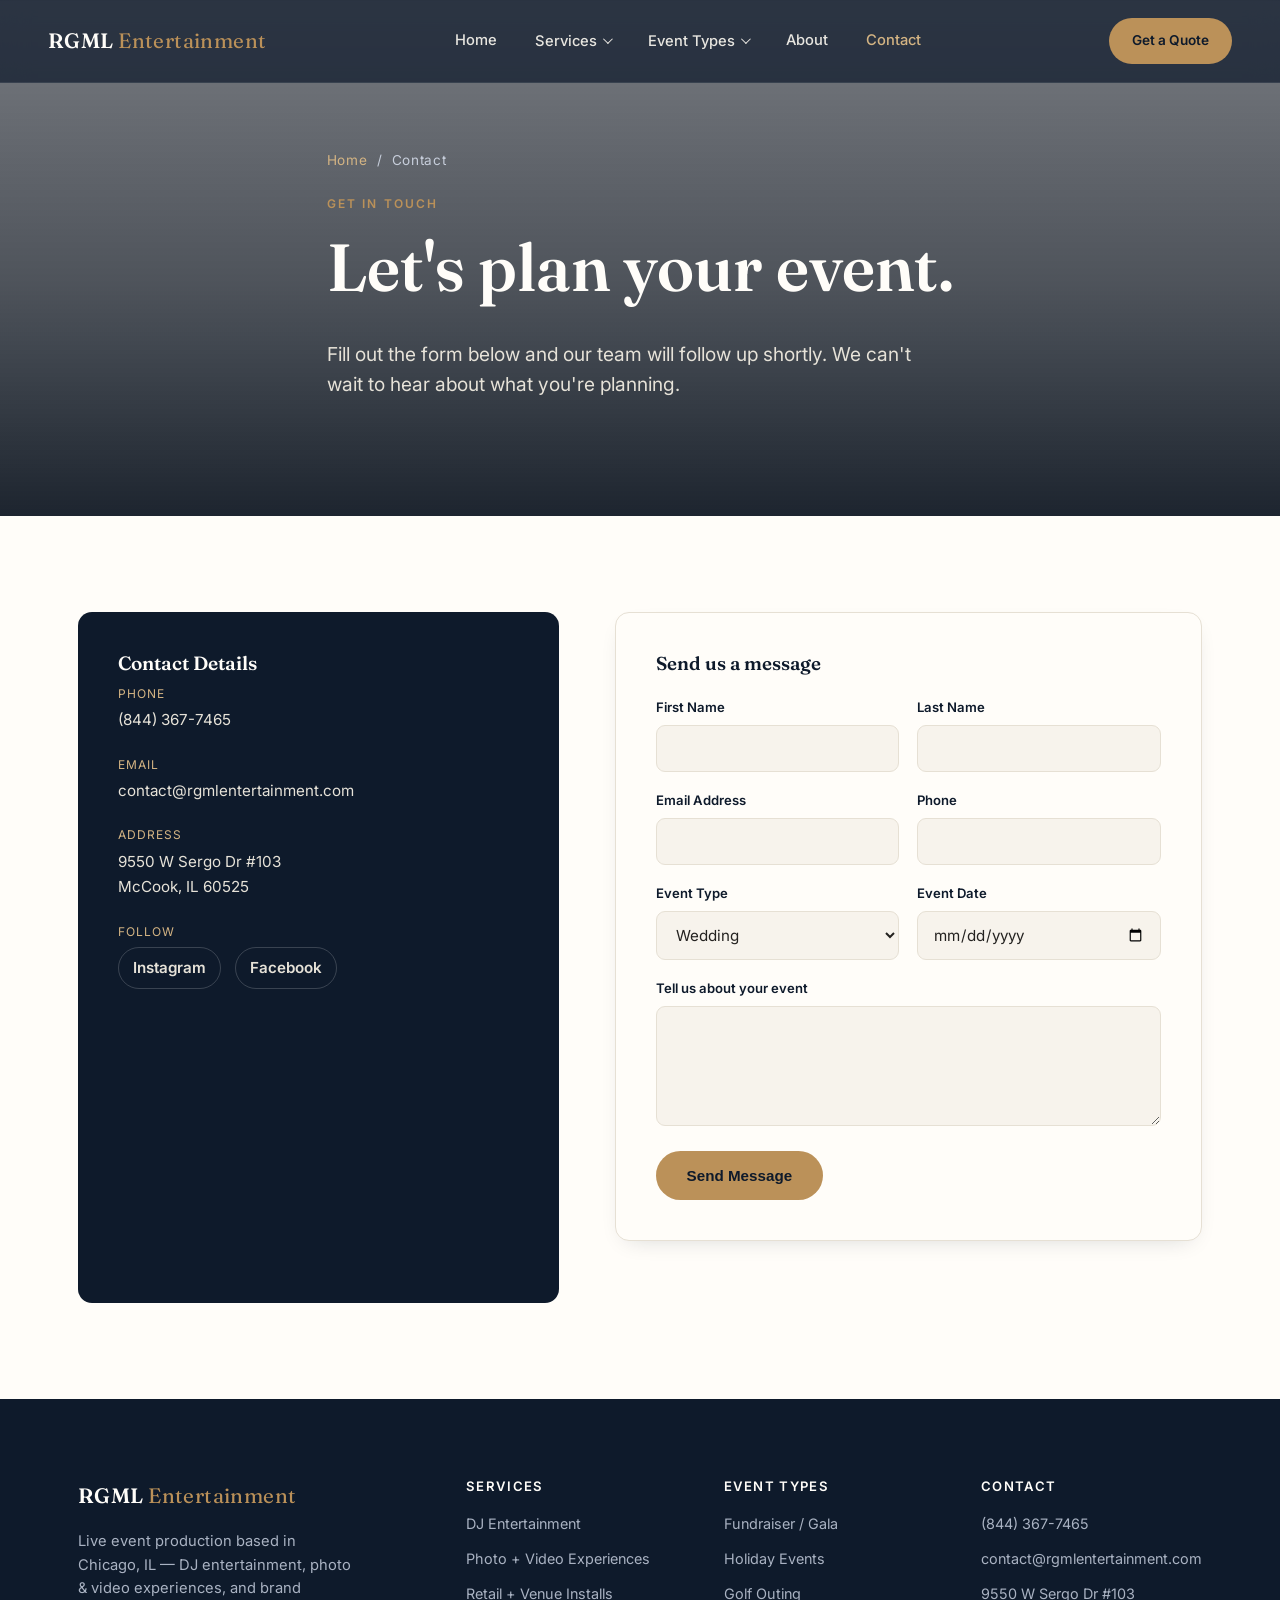
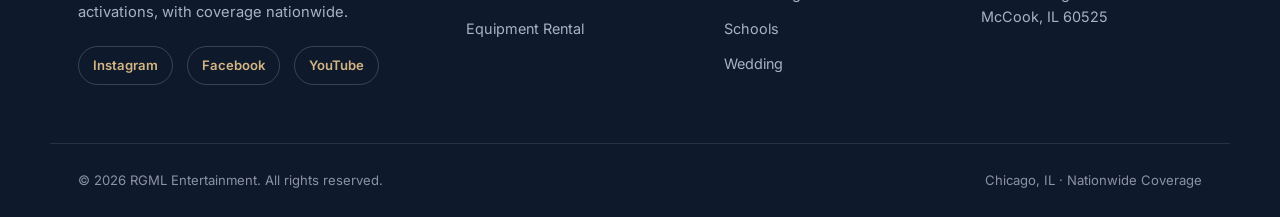
<file: contact.html>
<!DOCTYPE html>
<html lang="en">
<head>
<meta charset="UTF-8">
<meta name="viewport" content="width=device-width, initial-scale=1.0">
<title>Contact | RGML Entertainment</title>
<meta name="description" content="Get in touch with RGML Entertainment. Call (844) 367-7465 or email contact@rgmlentertainment.com to start planning your event.">
<link rel="icon" href="data:image/svg+xml,%3Csvg xmlns='http://www.w3.org/2000/svg' viewBox='0 0 100 100'%3E%3Crect width='100' height='100' rx='20' fill='%230e1a2b'/%3E%3Ctext x='50' y='64' font-size='42' font-family='Georgia,serif' fill='%23bb9159' text-anchor='middle'%3ER%3C/text%3E%3C/svg%3E">
<link rel="preconnect" href="https://fonts.googleapis.com">
<link rel="preconnect" href="https://fonts.gstatic.com" crossorigin>
<link href="https://fonts.googleapis.com/css2?family=Fraunces:opsz,wght@9..144,400;9..144,500;9..144,600;9..144,700&family=Inter:wght@400;500;600;700&display=swap" rel="stylesheet">
<link rel="stylesheet" href="styles.css">
</head>
<body>
  <header class="site-header" id="siteHeader">
    <div class="header-inner">
      <a href="index.html" class="logo">RGML <span>Entertainment</span></a>
      <nav class="main-nav" id="mainNav">
      <a href="index.html">Home</a>
      <div class="nav-dropdown">
        <button class="nav-dropdown-toggle">Services</button>
        <div class="dropdown-panel">
          <a href="dj-entertainment.html">DJ Entertainment</a>
          <a href="photo-video-experiences.html">Photo + Video Experiences</a>
          <a href="retail-venue-installs.html">Retail + Venue Installs</a>
          <a href="https://www.sharegrid.com/p/ryan_gorey" target="_blank" rel="noopener">Equipment Rental &#8599;</a>
        </div>
      </div>
      <div class="nav-dropdown">
        <button class="nav-dropdown-toggle">Event Types</button>
        <div class="dropdown-panel">
          <a href="gala.html">Fundraiser / Gala</a>
          <a href="holiday.html">Holiday Events</a>
          <a href="golf-outing.html">Golf Outing</a>
          <a href="schools.html">Schools</a>
          <a href="wedding.html">Wedding</a>
        </div>
      </div>
      <a href="about.html">About</a>
      <a href="contact.html">Contact</a>
</nav>
      <div class="header-actions">
        <a href="contact.html" class="btn btn-primary btn-sm">Get a Quote</a>
        <button class="menu-toggle" id="menuToggle" aria-label="Toggle menu" aria-expanded="false">
          <span></span><span></span><span></span>
        </button>
      </div>
    </div>
  </header>

<main>

  <section class="hero hero--page" style="--hero-img:url('https://images.squarespace-cdn.com/content/v1/6783307a6520c35afc6bd3f9/25adc6c9-c3d3-47fe-9e9d-243266c800a0/1638924974.jpg?format=1500w')">
    <div class="container hero-content">
      <p class="hero-crumb"><a href="index.html">Home</a> &nbsp;/&nbsp; Contact</p>
      <span class="eyebrow">Get In Touch</span>
      <h1>Let's plan your event.</h1>
      <p class="lede">Fill out the form below and our team will follow up shortly. We can't wait to hear about what you're planning.</p>
      <div class="btn-row"></div>
    </div>
  </section>

  <section class="section">
    <div class="container">
      <div class="contact-grid">
        <div class="contact-info-card reveal">
          <h3>Contact Details</h3>
          <div class="row">
            <div><span class="lbl">Phone</span><a href="tel:+18443677465">(844) 367-7465</a></div>
          </div>
          <div class="row">
            <div><span class="lbl">Email</span><a href="mailto:contact@rgmlentertainment.com">contact@rgmlentertainment.com</a></div>
          </div>
          <div class="row">
            <div><span class="lbl">Address</span><span>9550 W Sergo Dr #103<br>McCook, IL 60525</span></div>
          </div>
          <div class="row">
            <div><span class="lbl">Follow</span>
              <div class="social-links" style="margin-top:6px;">
                <a href="https://www.instagram.com/rgmlentertain/" target="_blank" rel="noopener">Instagram</a>
                <a href="https://www.facebook.com/RGMLEntertain/" target="_blank" rel="noopener">Facebook</a>
              </div>
            </div>
          </div>
          <iframe src="https://maps.google.com/maps?q=9550%20W%20Sergo%20Dr%20%23103%2C%20McCook%2C%20IL%2060525&output=embed" height="220" loading="lazy" title="RGML Entertainment location map"></iframe>
        </div>
        <div class="form-card reveal">
          <h3 style="margin-bottom:22px;">Send us a message</h3>
          <form action="mailto:contact@rgmlentertainment.com" method="post" enctype="text/plain">
            <div class="form-row">
              <div class="field"><label for="fname">First Name</label><input id="fname" name="First Name" type="text" required></div>
              <div class="field"><label for="lname">Last Name</label><input id="lname" name="Last Name" type="text" required></div>
            </div>
            <div class="form-row">
              <div class="field"><label for="email">Email Address</label><input id="email" name="Email" type="email" required></div>
              <div class="field"><label for="phone">Phone</label><input id="phone" name="Phone" type="tel"></div>
            </div>
            <div class="form-row">
              <div class="field">
                <label for="etype">Event Type</label>
                <select id="etype" name="Event Type">
                  <option>Wedding</option>
                  <option>Fundraiser / Gala</option>
                  <option>Holiday Event</option>
                  <option>Golf Outing</option>
                  <option>School Event</option>
                  <option>Corporate / Retail</option>
                  <option>Other</option>
                </select>
              </div>
              <div class="field"><label for="edate">Event Date</label><input id="edate" name="Event Date" type="date"></div>
            </div>
            <div class="field"><label for="msg">Tell us about your event</label><textarea id="msg" name="Message" required></textarea></div>
            <button type="submit" class="btn btn-primary">Send Message</button>
          </form>
        </div>
      </div>
    </div>
  </section>

</main>
  <footer class="site-footer">
    <div class="footer-inner">
      <div class="footer-brand">
        <a href="index.html" class="logo">RGML <span>Entertainment</span></a>
        <p>Live event production based in Chicago, IL &mdash; DJ entertainment, photo &amp; video experiences, and brand activations, with coverage nationwide.</p>
        <div class="social-links">
          <a href="https://www.instagram.com/rgmlentertain/" target="_blank" rel="noopener">Instagram</a>
          <a href="https://www.facebook.com/RGMLEntertain/" target="_blank" rel="noopener">Facebook</a>
          <a href="https://www.youtube.com/channel/UCOKvOxP854tg9zi_YbErxgQ/featured" target="_blank" rel="noopener">YouTube</a>
        </div>
      </div>
      <div class="footer-col">
        <h4>Services</h4>
        <a href="dj-entertainment.html">DJ Entertainment</a>
        <a href="photo-video-experiences.html">Photo + Video Experiences</a>
        <a href="retail-venue-installs.html">Retail + Venue Installs</a>
        <a href="https://www.sharegrid.com/p/ryan_gorey" target="_blank" rel="noopener">Equipment Rental</a>
      </div>
      <div class="footer-col">
        <h4>Event Types</h4>
        <a href="gala.html">Fundraiser / Gala</a>
        <a href="holiday.html">Holiday Events</a>
        <a href="golf-outing.html">Golf Outing</a>
        <a href="schools.html">Schools</a>
        <a href="wedding.html">Wedding</a>
      </div>
      <div class="footer-col">
        <h4>Contact</h4>
        <a href="tel:+18443677465">(844) 367-7465</a>
        <a href="mailto:contact@rgmlentertainment.com">contact@rgmlentertainment.com</a>
        <p>9550 W Sergo Dr #103<br>McCook, IL 60525</p>
      </div>
    </div>
    <div class="footer-bottom">
      <p>&copy; <span id="year"></span> RGML Entertainment. All rights reserved.</p>
      <p>Chicago, IL &middot; Nationwide Coverage</p>
    </div>
  </footer>

<script src="main.js"></script>
</body>
</html>
</file>
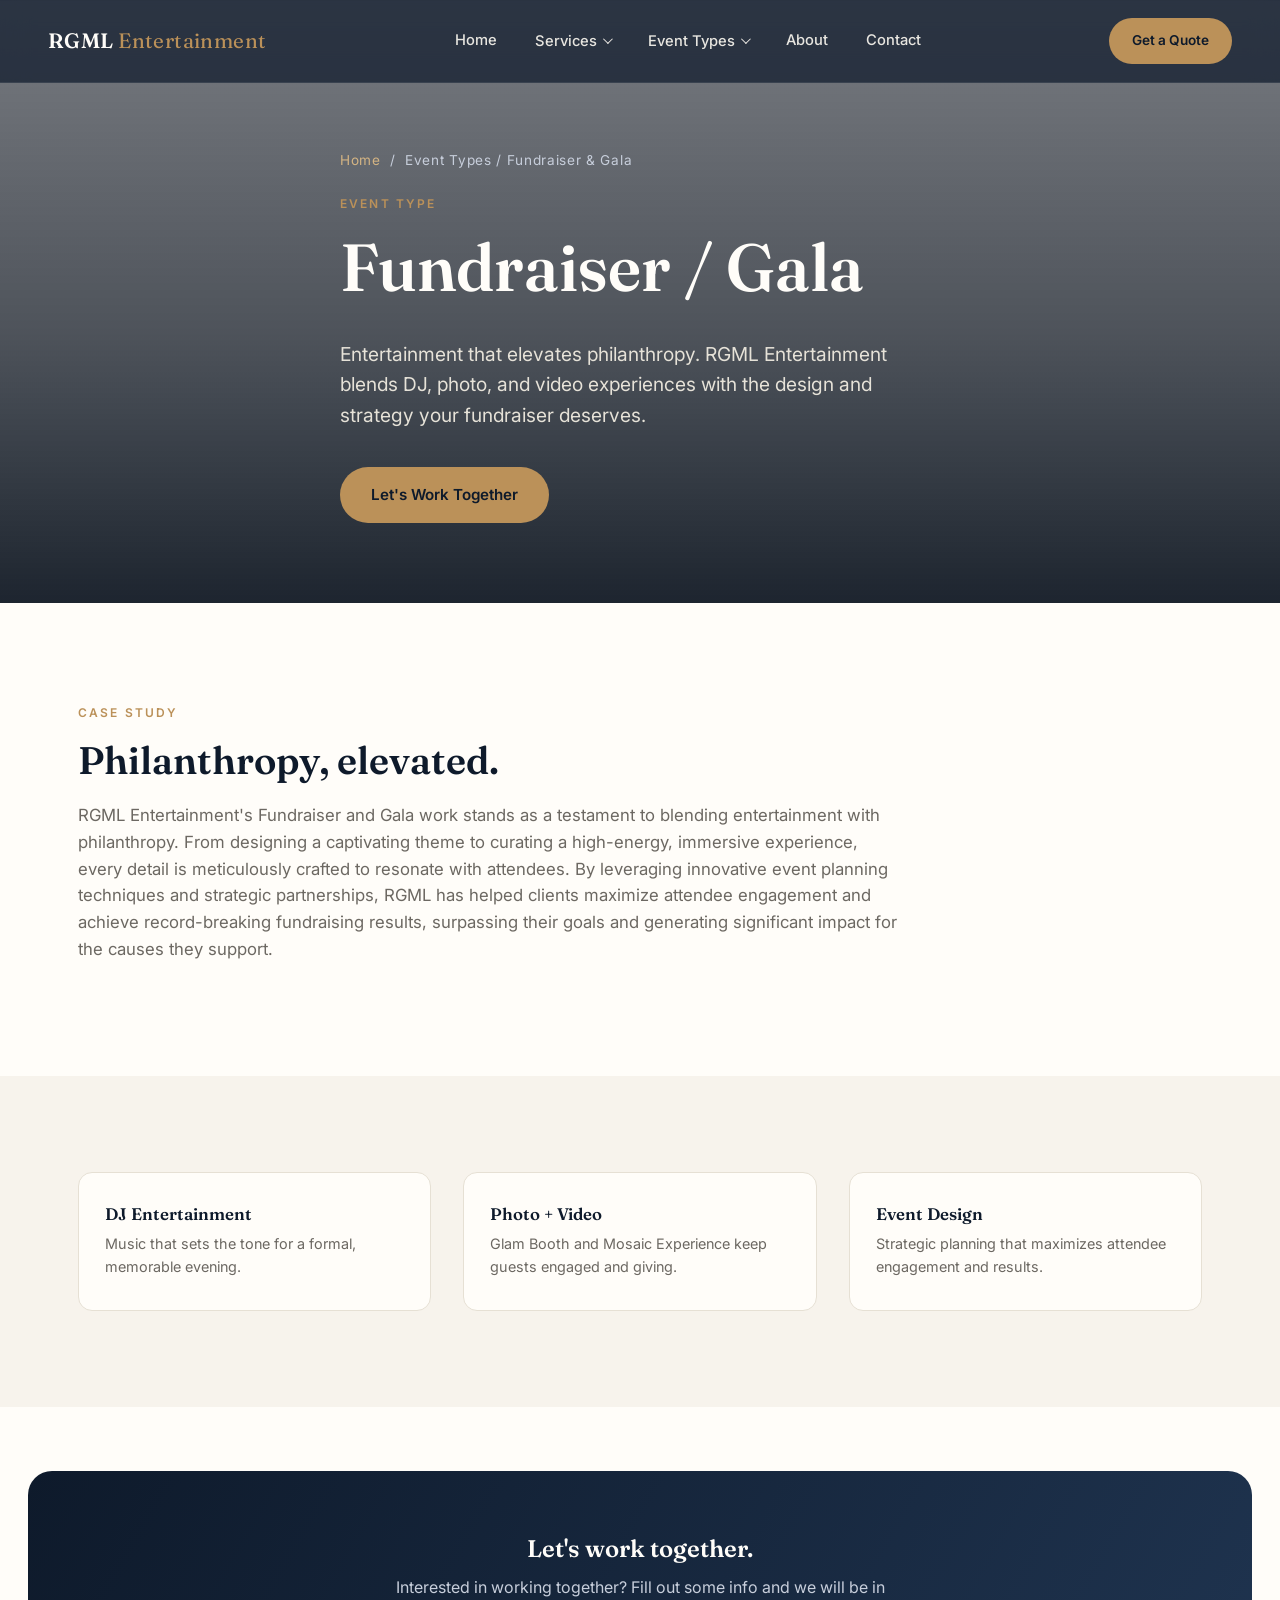
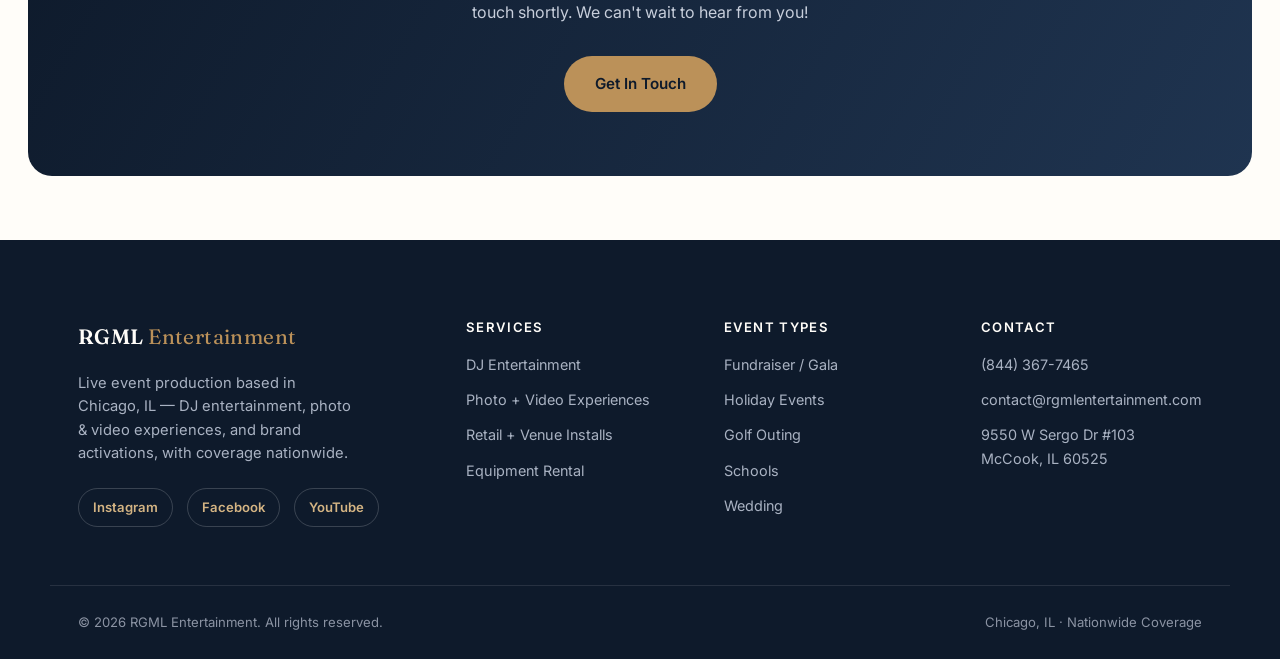
<file: gala.html>
<!DOCTYPE html>
<html lang="en">
<head>
<meta charset="UTF-8">
<meta name="viewport" content="width=device-width, initial-scale=1.0">
<title>Fundraiser / Gala | RGML Entertainment</title>
<meta name="description" content="See how RGML Entertainment blends DJ and photo/video experiences with strategic event design to elevate fundraisers and galas.">
<link rel="icon" href="data:image/svg+xml,%3Csvg xmlns='http://www.w3.org/2000/svg' viewBox='0 0 100 100'%3E%3Crect width='100' height='100' rx='20' fill='%230e1a2b'/%3E%3Ctext x='50' y='64' font-size='42' font-family='Georgia,serif' fill='%23bb9159' text-anchor='middle'%3ER%3C/text%3E%3C/svg%3E">
<link rel="preconnect" href="https://fonts.googleapis.com">
<link rel="preconnect" href="https://fonts.gstatic.com" crossorigin>
<link href="https://fonts.googleapis.com/css2?family=Fraunces:opsz,wght@9..144,400;9..144,500;9..144,600;9..144,700&family=Inter:wght@400;500;600;700&display=swap" rel="stylesheet">
<link rel="stylesheet" href="styles.css">
</head>
<body>
  <header class="site-header" id="siteHeader">
    <div class="header-inner">
      <a href="index.html" class="logo">RGML <span>Entertainment</span></a>
      <nav class="main-nav" id="mainNav">
      <a href="index.html">Home</a>
      <div class="nav-dropdown">
        <button class="nav-dropdown-toggle">Services</button>
        <div class="dropdown-panel">
          <a href="dj-entertainment.html">DJ Entertainment</a>
          <a href="photo-video-experiences.html">Photo + Video Experiences</a>
          <a href="retail-venue-installs.html">Retail + Venue Installs</a>
          <a href="https://www.sharegrid.com/p/ryan_gorey" target="_blank" rel="noopener">Equipment Rental &#8599;</a>
        </div>
      </div>
      <div class="nav-dropdown">
        <button class="nav-dropdown-toggle">Event Types</button>
        <div class="dropdown-panel">
          <a href="gala.html">Fundraiser / Gala</a>
          <a href="holiday.html">Holiday Events</a>
          <a href="golf-outing.html">Golf Outing</a>
          <a href="schools.html">Schools</a>
          <a href="wedding.html">Wedding</a>
        </div>
      </div>
      <a href="about.html">About</a>
      <a href="contact.html">Contact</a>
</nav>
      <div class="header-actions">
        <a href="contact.html" class="btn btn-primary btn-sm">Get a Quote</a>
        <button class="menu-toggle" id="menuToggle" aria-label="Toggle menu" aria-expanded="false">
          <span></span><span></span><span></span>
        </button>
      </div>
    </div>
  </header>

<main>

  <section class="hero hero--page" style="--hero-img:url('https://images.squarespace-cdn.com/content/v1/6783307a6520c35afc6bd3f9/1659c97e-b2dd-4a47-8a78-7b21f095c1fe/1670835422.jpg?format=1000w')">
    <div class="container hero-content">
      <p class="hero-crumb"><a href="index.html">Home</a> &nbsp;/&nbsp; Event Types / Fundraiser &amp; Gala</p>
      <span class="eyebrow">Event Type</span>
      <h1>Fundraiser / Gala</h1>
      <p class="lede">Entertainment that elevates philanthropy. RGML Entertainment blends DJ, photo, and video experiences with the design and strategy your fundraiser deserves.</p>
      <div class="btn-row"><a href="contact.html" class="btn btn-primary">Let's Work Together</a></div>
    </div>
  </section>

  <section class="section">
    <div class="container">
      <div class="section-head reveal" style="text-align:left;max-width:820px;margin:0;">
        <span class="eyebrow">Case Study</span>
        <h2>Philanthropy, elevated.</h2>
        <p style="font-size:1.05rem;">RGML Entertainment's Fundraiser and Gala work stands as a testament to blending entertainment with philanthropy. From designing a captivating theme to curating a high-energy, immersive experience, every detail is meticulously crafted to resonate with attendees. By leveraging innovative event planning techniques and strategic partnerships, RGML has helped clients maximize attendee engagement and achieve record-breaking fundraising results, surpassing their goals and generating significant impact for the causes they support.</p>
      </div>
    </div>
  </section>
  <section class="section bg-cream">
    <div class="container">
      <div class="grid-3">
        <div class="icon-card reveal"><h3>DJ Entertainment</h3><p>Music that sets the tone for a formal, memorable evening.</p></div>
        <div class="icon-card reveal"><h3>Photo + Video</h3><p>Glam Booth and Mosaic Experience keep guests engaged and giving.</p></div>
        <div class="icon-card reveal"><h3>Event Design</h3><p>Strategic planning that maximizes attendee engagement and results.</p></div>
      </div>
    </div>
  </section>

  <section class="section-tight">
    <div class="cta-banner reveal">
      <h2>Let's work together.</h2>
      <p>Interested in working together? Fill out some info and we will be in touch shortly. We can't wait to hear from you!</p>
      <div class="btn-row"><a href="contact.html" class="btn btn-primary">Get In Touch</a></div>
    </div>
  </section>

</main>
  <footer class="site-footer">
    <div class="footer-inner">
      <div class="footer-brand">
        <a href="index.html" class="logo">RGML <span>Entertainment</span></a>
        <p>Live event production based in Chicago, IL &mdash; DJ entertainment, photo &amp; video experiences, and brand activations, with coverage nationwide.</p>
        <div class="social-links">
          <a href="https://www.instagram.com/rgmlentertain/" target="_blank" rel="noopener">Instagram</a>
          <a href="https://www.facebook.com/RGMLEntertain/" target="_blank" rel="noopener">Facebook</a>
          <a href="https://www.youtube.com/channel/UCOKvOxP854tg9zi_YbErxgQ/featured" target="_blank" rel="noopener">YouTube</a>
        </div>
      </div>
      <div class="footer-col">
        <h4>Services</h4>
        <a href="dj-entertainment.html">DJ Entertainment</a>
        <a href="photo-video-experiences.html">Photo + Video Experiences</a>
        <a href="retail-venue-installs.html">Retail + Venue Installs</a>
        <a href="https://www.sharegrid.com/p/ryan_gorey" target="_blank" rel="noopener">Equipment Rental</a>
      </div>
      <div class="footer-col">
        <h4>Event Types</h4>
        <a href="gala.html">Fundraiser / Gala</a>
        <a href="holiday.html">Holiday Events</a>
        <a href="golf-outing.html">Golf Outing</a>
        <a href="schools.html">Schools</a>
        <a href="wedding.html">Wedding</a>
      </div>
      <div class="footer-col">
        <h4>Contact</h4>
        <a href="tel:+18443677465">(844) 367-7465</a>
        <a href="mailto:contact@rgmlentertainment.com">contact@rgmlentertainment.com</a>
        <p>9550 W Sergo Dr #103<br>McCook, IL 60525</p>
      </div>
    </div>
    <div class="footer-bottom">
      <p>&copy; <span id="year"></span> RGML Entertainment. All rights reserved.</p>
      <p>Chicago, IL &middot; Nationwide Coverage</p>
    </div>
  </footer>

<script src="main.js"></script>
</body>
</html>
</file>
<file: styles.css>
/* ============ RGML Entertainment — Design System ============ */
:root{
  --navy:#0e1a2b;
  --navy-2:#16273d;
  --navy-3:#1f3450;
  --cream:#f7f3ec;
  --ivory:#fffdf9;
  --gold:#bb9159;
  --gold-light:#d4b483;
  --charcoal:#242220;
  --gray:#6c6862;
  --gray-light:#a7a29a;
  --border:#e6e0d4;
  --shadow:0 20px 50px -20px rgba(14,26,43,.25);
  --shadow-sm:0 8px 24px -12px rgba(14,26,43,.2);
  --radius:14px;
  --serif:"Fraunces",Georgia,serif;
  --sans:"Inter",-apple-system,BlinkMacSystemFont,"Segoe UI",sans-serif;
}
*,*::before,*::after{box-sizing:border-box;}
html{scroll-behavior:smooth;}
body{
  margin:0;
  font-family:var(--sans);
  color:var(--charcoal);
  background:var(--ivory);
  -webkit-font-smoothing:antialiased;
  line-height:1.6;
}
img{max-width:100%;display:block;}
a{color:inherit;text-decoration:none;}
h1,h2,h3,h4{font-family:var(--serif);font-weight:600;line-height:1.15;margin:0 0 .5em;color:var(--navy);}
p{margin:0 0 1em;color:var(--gray);}
.container{max-width:1180px;margin:0 auto;padding:0 28px;}
.eyebrow{
  display:inline-block;font-family:var(--sans);font-size:.75rem;font-weight:600;
  letter-spacing:.18em;text-transform:uppercase;color:var(--gold);margin-bottom:16px;
}
.section{padding:96px 0;}
.section-tight{padding:64px 0;}
.section-head{max-width:640px;margin:0 auto 56px;text-align:center;}
.section-head h2{font-size:clamp(1.8rem,3vw,2.6rem);}
.section-head p{font-size:1.05rem;}
.bg-cream{background:var(--cream);}
.bg-navy{background:var(--navy);}
.bg-navy h2,.bg-navy h3,.bg-navy h4{color:var(--ivory);}
.bg-navy p{color:#c7cedb;}

/* ---------- Buttons ---------- */
.btn{
  display:inline-flex;align-items:center;gap:8px;
  padding:15px 30px;border-radius:999px;font-weight:600;font-size:.95rem;
  border:1px solid transparent;cursor:pointer;transition:.25s ease;white-space:nowrap;
}
.btn-sm{padding:11px 22px;font-size:.85rem;}
.btn-primary{background:var(--gold);color:var(--navy);}
.btn-primary:hover{background:var(--gold-light);transform:translateY(-2px);}
.btn-outline{background:transparent;border-color:rgba(255,255,255,.55);color:var(--ivory);}
.btn-outline:hover{background:rgba(255,255,255,.12);transform:translateY(-2px);}
.btn-outline-dark{background:transparent;border-color:var(--navy);color:var(--navy);}
.btn-outline-dark:hover{background:var(--navy);color:var(--ivory);}
.btn-row{display:flex;gap:16px;flex-wrap:wrap;}

/* ---------- Header ---------- */
.site-header{
  position:fixed;top:0;left:0;right:0;z-index:1000;
  background:rgba(14,26,43,.72);backdrop-filter:blur(14px);-webkit-backdrop-filter:blur(14px);
  border-bottom:1px solid rgba(255,255,255,.08);
  transition:background .3s ease,box-shadow .3s ease;
}
.site-header.scrolled{background:rgba(14,26,43,.94);box-shadow:0 10px 30px -15px rgba(0,0,0,.5);}
.header-inner{
  max-width:1240px;margin:0 auto;padding:0 28px;
  display:flex;align-items:center;justify-content:space-between;height:82px;
}
.logo{font-family:var(--serif);font-size:1.3rem;font-weight:600;color:var(--ivory);letter-spacing:.02em;}
.logo span{color:var(--gold);font-weight:400;}
.main-nav{display:flex;align-items:center;gap:6px;}
.main-nav>a{
  padding:10px 16px;color:#e8e6e0;font-size:.92rem;font-weight:500;border-radius:8px;transition:.2s;
}
.main-nav>a:hover,.main-nav>a.active{color:var(--gold-light);}
.nav-dropdown{position:relative;}
.nav-dropdown-toggle{
  background:none;border:0;font-family:var(--sans);padding:10px 16px;color:#e8e6e0;
  font-size:.92rem;font-weight:500;display:flex;align-items:center;gap:6px;cursor:pointer;border-radius:8px;
}
.nav-dropdown-toggle:after{content:"";width:7px;height:7px;border-right:1.5px solid currentColor;border-bottom:1.5px solid currentColor;transform:rotate(45deg) translateY(-2px);transition:.2s;}
.nav-dropdown:hover .nav-dropdown-toggle,.nav-dropdown.open .nav-dropdown-toggle{color:var(--gold-light);}
.nav-dropdown:hover .nav-dropdown-toggle:after{transform:rotate(225deg) translateY(2px);}
.dropdown-panel{
  position:absolute;top:calc(100% + 10px);left:0;min-width:250px;
  background:var(--ivory);border-radius:12px;box-shadow:var(--shadow);
  padding:10px;opacity:0;visibility:hidden;transform:translateY(8px);transition:.2s ease;
}
.nav-dropdown:hover .dropdown-panel,.nav-dropdown.open .dropdown-panel{opacity:1;visibility:visible;transform:translateY(0);}
.dropdown-panel a{display:block;padding:11px 14px;border-radius:8px;color:var(--charcoal);font-size:.92rem;font-weight:500;}
.dropdown-panel a:hover{background:var(--cream);color:var(--gold);}
.header-actions{display:flex;align-items:center;gap:18px;}
.menu-toggle{display:none;flex-direction:column;justify-content:center;gap:5px;width:30px;height:26px;background:none;border:0;cursor:pointer;}
.menu-toggle span{display:block;height:2px;background:var(--ivory);border-radius:2px;transition:.25s;}
.menu-toggle.open span:nth-child(1){transform:translateY(7px) rotate(45deg);}
.menu-toggle.open span:nth-child(2){opacity:0;}
.menu-toggle.open span:nth-child(3){transform:translateY(-7px) rotate(-45deg);}

/* ---------- Hero ---------- */
.hero{
  position:relative;display:flex;align-items:center;color:var(--ivory);
  background-image:linear-gradient(180deg,rgba(10,18,30,.55) 0%,rgba(10,18,30,.72) 55%,rgba(10,18,30,.92) 100%),var(--hero-img);
  background-size:cover;background-position:center;
  padding:150px 0 90px;
}
.hero--full{min-height:92vh;}
.hero--page{min-height:56vh;padding:150px 0 80px;}
.hero-content{max-width:760px;}
.hero h1{color:var(--ivory);font-size:clamp(2.4rem,5.2vw,4.2rem);}
.hero .lede{font-size:1.2rem;color:#e6e2d8;max-width:600px;margin-bottom:36px;}
.hero-crumb{color:#c7cedb;font-size:.85rem;margin-bottom:18px;letter-spacing:.05em;}
.hero-crumb a{color:var(--gold-light);}

/* ---------- Cards ---------- */
.grid-2{display:grid;grid-template-columns:repeat(2,1fr);gap:32px;}
.grid-3{display:grid;grid-template-columns:repeat(3,1fr);gap:32px;}
.grid-4{display:grid;grid-template-columns:repeat(4,1fr);gap:26px;}
.card{
  background:var(--ivory);border:1px solid var(--border);border-radius:var(--radius);overflow:hidden;
  transition:.3s ease;box-shadow:var(--shadow-sm);
}
.card:hover{transform:translateY(-6px);box-shadow:var(--shadow);}
.card-img{aspect-ratio:4/3;overflow:hidden;background:var(--cream);}
.card-img img{width:100%;height:100%;object-fit:cover;transition:.5s ease;}
.card:hover .card-img img{transform:scale(1.06);}
.card-body{padding:26px;}
.card-body h3{font-size:1.15rem;margin-bottom:10px;}
.card-body p{font-size:.92rem;margin-bottom:14px;}
.card-link{font-size:.85rem;font-weight:600;color:var(--gold);}
.card.card-plain{box-shadow:none;border:1px solid var(--border);}
.card.card-plain .card-body{padding:30px 24px;}

.icon-card{padding:32px 26px;background:var(--ivory);border:1px solid var(--border);border-radius:var(--radius);}
.icon-card .num{font-family:var(--serif);color:var(--gold);font-size:1.6rem;margin-bottom:10px;display:block;}
.icon-card h3{font-size:1.05rem;margin-bottom:8px;}
.icon-card p{font-size:.9rem;margin:0;}

/* ---------- Image + Text ---------- */
.split{display:grid;grid-template-columns:1fr 1fr;gap:64px;align-items:center;}
.split img{border-radius:var(--radius);box-shadow:var(--shadow);width:100%;aspect-ratio:4/5;object-fit:cover;}
.split.reverse .split-img{order:2;}
.split-text .eyebrow{margin-bottom:14px;}

/* ---------- Stats ---------- */
.stats-bar{display:grid;grid-template-columns:repeat(4,1fr);gap:32px;padding:64px 0;}
.stats-bar .stat{text-align:center;}
.stats-bar .stat .value{font-family:var(--serif);font-size:2.2rem;color:var(--gold-light);display:block;margin-bottom:6px;}
.stats-bar .stat .label{font-size:.85rem;color:#c7cedb;letter-spacing:.03em;}

/* ---------- CTA banner ---------- */
.cta-banner{
  background:linear-gradient(120deg,var(--navy) 0%,var(--navy-3) 100%);
  border-radius:24px;padding:64px 56px;text-align:center;margin:0 28px;
}
.cta-banner h2{color:var(--ivory);}
.cta-banner p{color:#c7cedb;max-width:520px;margin:0 auto 30px;}
.cta-banner .btn-row{justify-content:center;}

/* ---------- Footer ---------- */
.site-footer{background:var(--navy);color:#c7cedb;padding-top:80px;}
.footer-inner{
  max-width:1180px;margin:0 auto;padding:0 28px 56px;
  display:grid;grid-template-columns:1.6fr 1fr 1fr 1fr;gap:40px;
}
.footer-brand p{color:#a9b2c2;font-size:.92rem;margin:18px 0 22px;max-width:280px;}
.social-links{display:flex;gap:14px;}
.social-links a{font-size:.82rem;font-weight:600;color:var(--gold-light);border:1px solid rgba(255,255,255,.18);padding:8px 14px;border-radius:999px;}
.social-links a:hover{background:rgba(255,255,255,.08);}
.footer-col h4{color:var(--ivory);font-size:.82rem;letter-spacing:.1em;text-transform:uppercase;font-family:var(--sans);margin-bottom:18px;}
.footer-col a,.footer-col p{display:block;font-size:.9rem;color:#a9b2c2;margin-bottom:12px;}
.footer-col a:hover{color:var(--gold-light);}
.footer-bottom{
  border-top:1px solid rgba(255,255,255,.1);padding:26px 28px;
  max-width:1180px;margin:0 auto;display:flex;justify-content:space-between;flex-wrap:wrap;gap:10px;
}
.footer-bottom p{margin:0;font-size:.82rem;color:#8b93a3;}

/* ---------- Contact page ---------- */
.contact-grid{display:grid;grid-template-columns:.9fr 1.1fr;gap:56px;align-items:start;}
.contact-info-card{background:var(--navy);color:var(--ivory);border-radius:var(--radius);padding:40px;}
.contact-info-card h3{color:var(--ivory);font-size:1.2rem;}
.contact-info-card .row{display:flex;gap:14px;margin-bottom:22px;align-items:flex-start;}
.contact-info-card .row .lbl{font-size:.75rem;text-transform:uppercase;letter-spacing:.08em;color:var(--gold-light);margin-bottom:4px;display:block;}
.contact-info-card .row a,.contact-info-card .row span{color:#e6e2d8;font-size:.95rem;}
.contact-info-card iframe{width:100%;border:0;border-radius:10px;margin-top:24px;filter:grayscale(.2);}
.form-card{background:var(--ivory);border:1px solid var(--border);border-radius:var(--radius);padding:40px;box-shadow:var(--shadow-sm);}
.form-row{display:grid;grid-template-columns:1fr 1fr;gap:18px;}
.field{margin-bottom:18px;}
.field label{display:block;font-size:.82rem;font-weight:600;color:var(--navy);margin-bottom:7px;}
.field input,.field select,.field textarea{
  width:100%;padding:13px 15px;border:1px solid var(--border);border-radius:9px;font-family:var(--sans);
  font-size:.95rem;background:var(--cream);color:var(--charcoal);
}
.field textarea{resize:vertical;min-height:120px;}
.field input:focus,.field textarea:focus,.field select:focus{outline:2px solid var(--gold);outline-offset:1px;background:var(--ivory);}

/* ---------- Reveal animation ---------- */
.reveal{opacity:0;transform:translateY(24px);transition:opacity .7s ease,transform .7s ease;}
.reveal.in-view{opacity:1;transform:translateY(0);}

/* ---------- Responsive ---------- */
@media(max-width:980px){
  .main-nav,.header-actions .btn-primary{display:none;}
  .menu-toggle{display:flex;}
  .main-nav{
    position:fixed;top:82px;left:0;right:0;bottom:0;background:var(--navy);
    flex-direction:column;align-items:stretch;padding:20px;gap:2px;overflow-y:auto;
    transform:translateX(100%);transition:transform .3s ease;
  }
  .main-nav.open{display:flex;transform:translateX(0);}
  .main-nav>a,.nav-dropdown-toggle{width:100%;padding:16px 10px;border-bottom:1px solid rgba(255,255,255,.08);border-radius:0;}
  .dropdown-panel{position:static;box-shadow:none;opacity:1;visibility:visible;transform:none;display:none;background:rgba(255,255,255,.04);}
  .nav-dropdown.open .dropdown-panel{display:block;}
  .dropdown-panel a{color:#e8e6e0;}
  .dropdown-panel a:hover{background:rgba(255,255,255,.06);color:var(--gold-light);}
  .split,.contact-grid{grid-template-columns:1fr;}
  .split-img{order:-1 !important;}
  .stats-bar{grid-template-columns:repeat(2,1fr);}
  .grid-3{grid-template-columns:repeat(2,1fr);}
  .grid-4{grid-template-columns:repeat(2,1fr);}
  .footer-inner{grid-template-columns:1fr 1fr;}
}
@media(max-width:620px){
  .section{padding:64px 0;}
  .grid-3,.grid-4,.grid-2{grid-template-columns:1fr;}
  .stats-bar{grid-template-columns:1fr 1fr;}
  .footer-inner{grid-template-columns:1fr;}
  .cta-banner{padding:44px 26px;margin:0 16px;}
  .form-row{grid-template-columns:1fr;}
  .container{padding:0 20px;}
}
</file>
